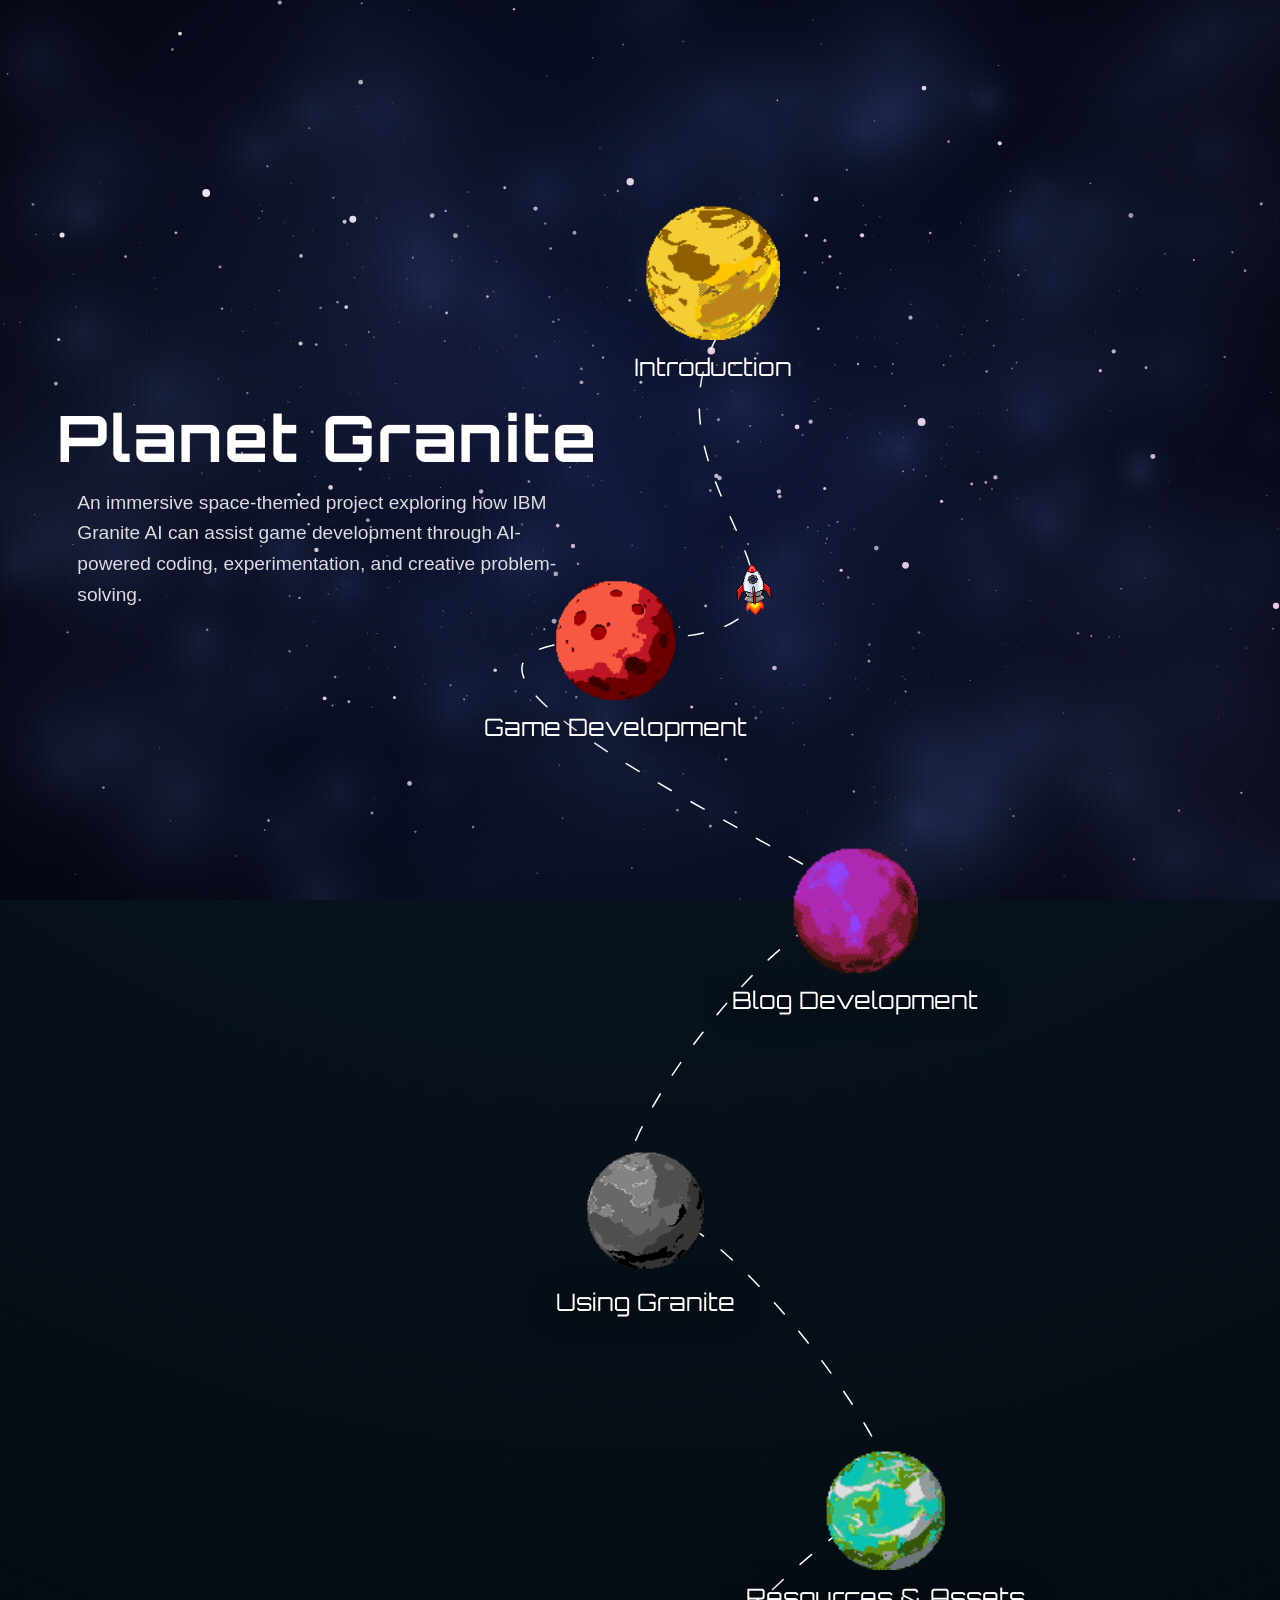
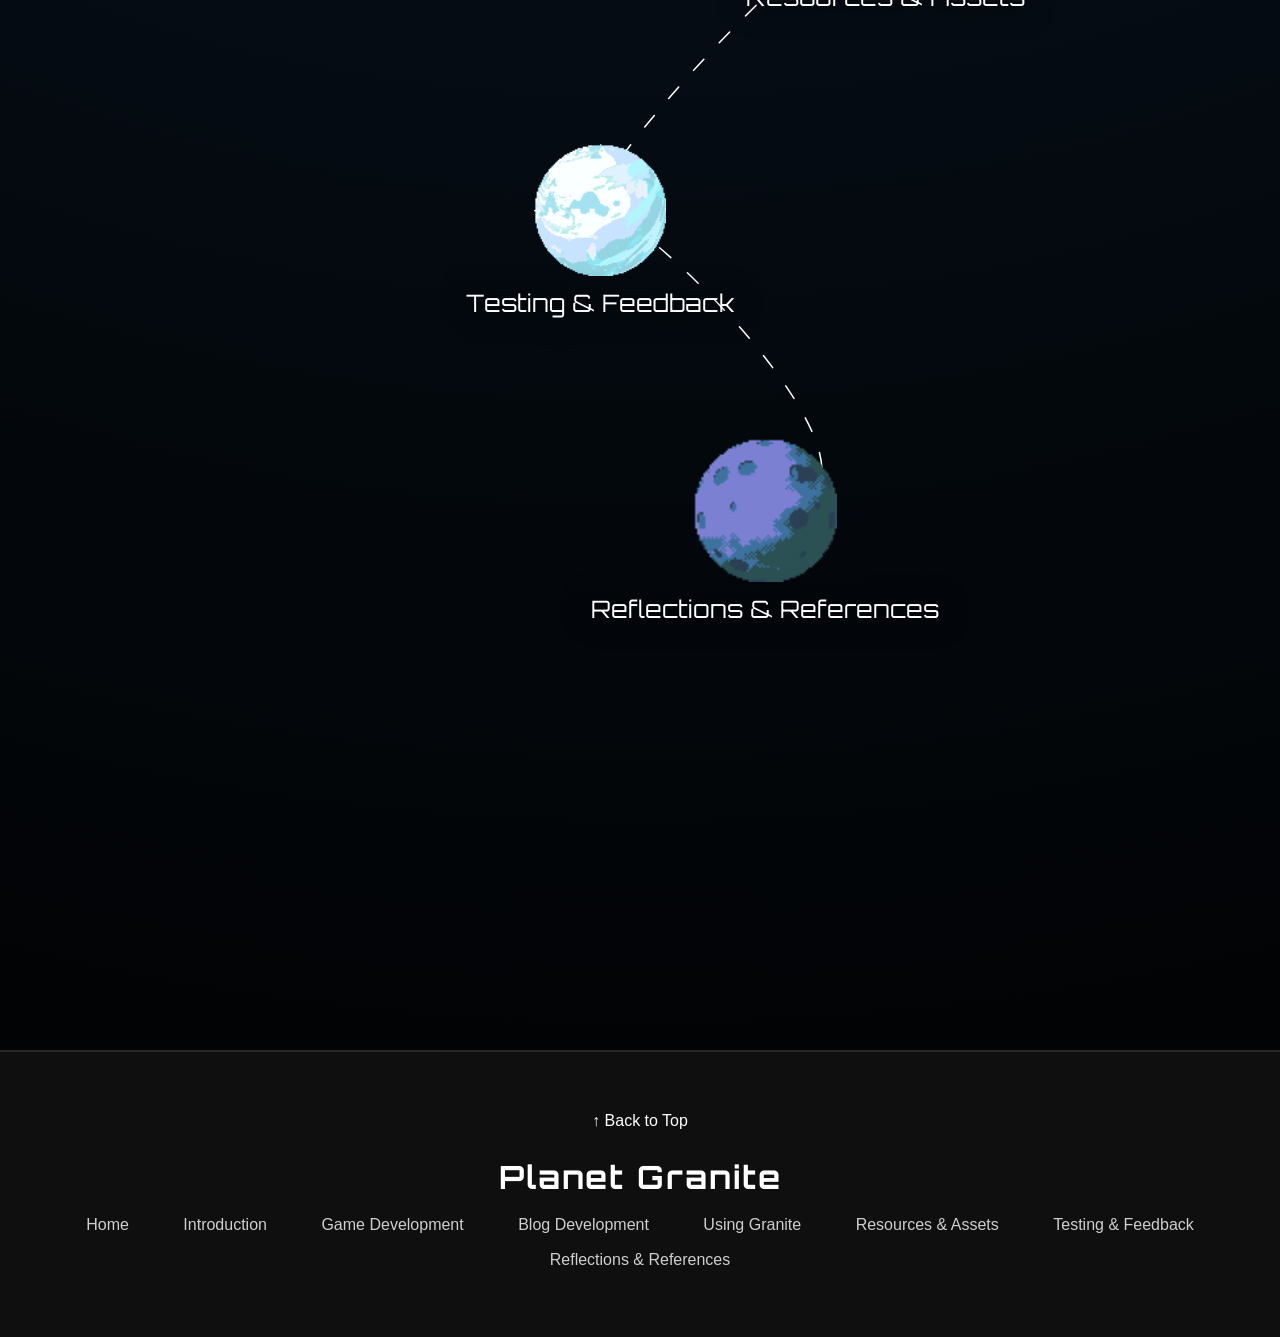
<file: index.html>
<!DOCTYPE html>
<html lang="en">

<head>

<meta charset="UTF-8">
<meta name="viewport" content="width=device-width, initial-scale=1.0">

<title>Planet Granite</title>

<link rel="stylesheet" href="styles.css">
<link rel="stylesheet" href="root-styles.css">

<link href="https://fonts.googleapis.com/css2?family=Orbitron:wght@400;700&display=swap" rel="stylesheet">

</head>


<body>

<canvas id="starfield"></canvas>


<header class="hero" id="toTop">
  <div class="hero-content">
    <h1>Planet Granite</h1>
    <p>An immersive space-themed project exploring how IBM Granite AI can assist
  game development through AI-powered coding, experimentation, and creative
  problem-solving.
</p>
  </div>

  
</header>


<div class="spacer"></div>


<div id="tooltip"></div>


<section class="timeline">

<svg id="svgPath" viewBox="0 0 500 1500" preserveAspectRatio="xMidYMin meet">


<path id="path"
d="M260,80
C120,200 380,320 160,320
S380,500 320,500
S120,700 180,700
S380,900 340,900
S120,1100 150,1100
S380,1300 260,1300"
fill="none"
stroke="white"
stroke-width="1"
stroke-dasharray="10 15"
stroke-linecap="round"/>

<!-- PLANETS -->
<g class="planet" data-info="Introduction">
  <a href="introduction.html" aria-label="introduction page">
    <image href="assets/gold-planet.gif" width="210" height="90" x="120" y="30" alt="Gold planet representing introduction page"/>
  </a>
</g>

<g class="planet" data-info="Game Development">
  <a href="game-development.html" aria-label="game development page">
    <image href="assets/red-planet.gif" width="80" height="80" x="120" y="280" alt="Red planet representing game development page"/>
  </a>
</g>

<g class="planet" data-info="Blog Development">
  <a href="blog-development.html" aria-label="development page">
    <image href="assets/redpurple-planet-gif.gif" width="84" height="84" x="278" y="458" alt="Red purple representing blog development page"/>
  </a>
</g>

<g class="planet" data-info="Using Granite">
  <a href="using-granite.html" aria-label="using granite page">
    <image href="assets/planetgranite.gif" width="86" height="86" x="137" y="657" alt="granite planet representing using granite page"/>
  </a>
</g>

<g class="planet" data-info="Resources & Assets">
  <a href="resources-assets.html" aria-label="resources and assets page">
    <image href="assets/erathlike-planet-gif.gif" width="80" height="80" x="300" y="860" alt="earthlike planet representing resources and assets page"/>
  </a>
</g>

<g class="planet" data-info="Testing & Feedback">
  <a href="testing-feedback.html" aria-label="testing and feedback page">
    <image href="assets/ice-planet.gif" width="88" height="88" x="106" y="1056" alt="ice planet representing testing and feedback page"/>
  </a>
</g>

<g class="planet" data-info="Reflections & References">
  <a href="reflections-references.html" aria-label="reflections and referencespage">
    <image href="assets/bluemoon-gif.gif" width="96" height="96" x="212" y="1252" alt="bluemoon planet representing reflections and referencespage"/>
  </a>
</g>

<g id="rocket">

<image
href="assets/rocket-sprite.gif"
width="40"
height="40"
x="-20"
y="-20"
/>

</g>


</svg>

</section>


<div class="spacer"></div>


<!-- FOOTER -->
  <footer class="footer">

    <div class="footer-content">

      <a class="toTop" href="#toTop">↑ Back to Top</a>

      <h2>Planet Granite</h2>

      <div class="footer-links">

        <a href="index.html">Home</a>
        <a href="introduction.html">Introduction</a>
        <a href="game-development.html">Game Development</a>
        <a href="blog-development.html">Blog Development</a>
        <a href="using-granite.html">Using Granite</a>
        <a href="resources-assets.html">Resources & Assets</a>
        <a href="testing-feedback.html">Testing & Feedback</a>
        <a href="reflections-references.html">Reflections & References</a>

      </div>

    </div>

  </footer>


<script src="script.js"></script>

</body>
</html>
</file>
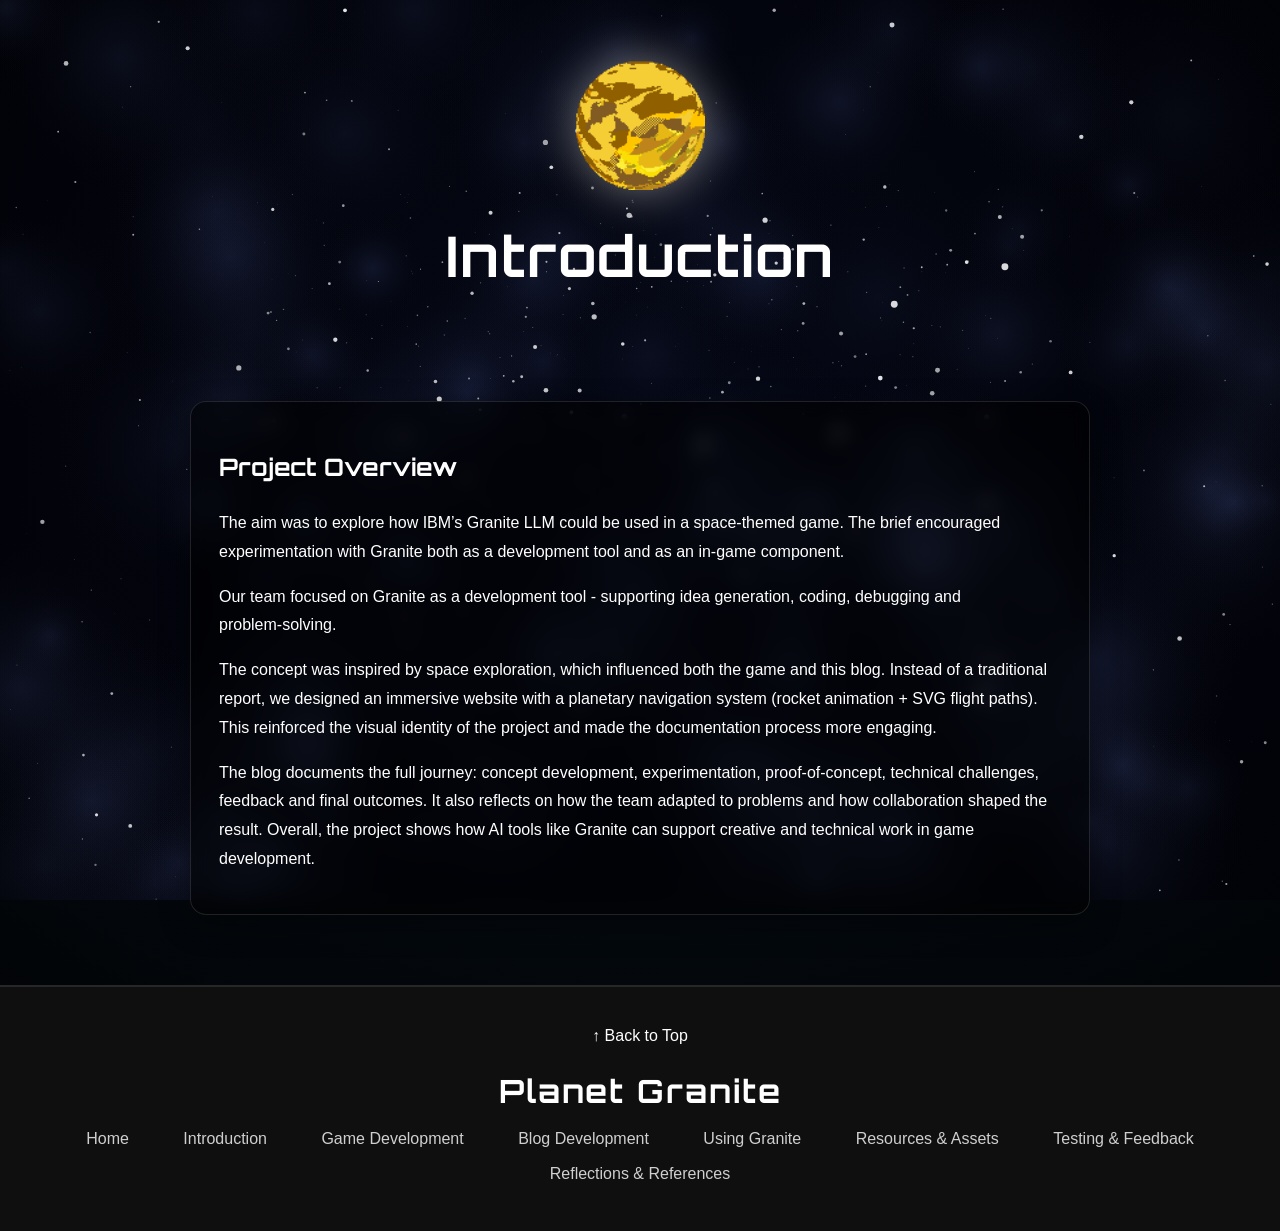
<file: introduction.html>
<!DOCTYPE html>
<html lang="en">

<head>

  <meta charset="UTF-8">
  <meta name="viewport" content="width=device-width, initial-scale=1.0">

  <title>Planet Granite - Introduction</title>

  <link rel="stylesheet" href="styles.css">
  <link rel="stylesheet" href="root-styles.css">

  <link href="https://fonts.googleapis.com/css2?family=Orbitron:wght@400;700&display=swap" rel="stylesheet">

</head>


<body class="page-content-layout">

  <!-- STARFIELD BACKGROUND -->
  <canvas id="starfield"></canvas>


  <!-- HERO -->

  <header class="page-header">
    <img class="page-planet" src="assets/gold-planet.gif" alt="">
    <h1>Introduction</h1>
  </header>




  <!-- MAIN CONTENT -->
  <main class="page-content">

    <section class="text-block">
      <h2>Project Overview</h2>
      <p>
        The aim was to explore how IBM’s Granite LLM could be used in a space‑themed game. The brief encouraged
        experimentation with Granite both as a development tool and as an in‑game component.
      </p>

      <p>Our team focused on Granite as a development tool - supporting idea generation, coding, debugging and
        problem‑solving.
      </p>

      <p>The concept was inspired by space exploration, which influenced both the game and this blog. Instead of a
        traditional report, we designed an immersive website with a planetary navigation system (rocket animation + SVG
        flight paths). This reinforced the visual identity of the project and made the documentation process more
        engaging.

      </p>

      <p>The blog documents the full journey: concept development, experimentation, proof‑of‑concept, technical
        challenges, feedback and final outcomes. It also reflects on how the team adapted to problems and how
        collaboration shaped the result. Overall, the project shows how AI tools like Granite can support creative and
        technical work in game development.
      </p>

      


    </section>


  </main>


  <!-- FOOTER -->
  <footer class="footer">

    <div class="footer-content">

      <a class="toTop" href="#toTop">↑ Back to Top</a>

      <h2>Planet Granite</h2>

      <div class="footer-links">

        <a href="index.html">Home</a>
        <a href="introduction.html">Introduction</a>
        <a href="game-development.html">Game Development</a>
        <a href="blog-development.html">Blog Development</a>
        <a href="using-granite.html">Using Granite</a>
        <a href="resources-assets.html">Resources & Assets</a>
        <a href="testing-feedback.html">Testing & Feedback</a>
        <a href="reflections-references.html">Reflections & References</a>

      </div>

    </div>

  </footer>


  <!-- STATIC BACKGROUND SCRIPT -->
  <script src="starfield-static.js"></script>

</body>

</html>
</file>
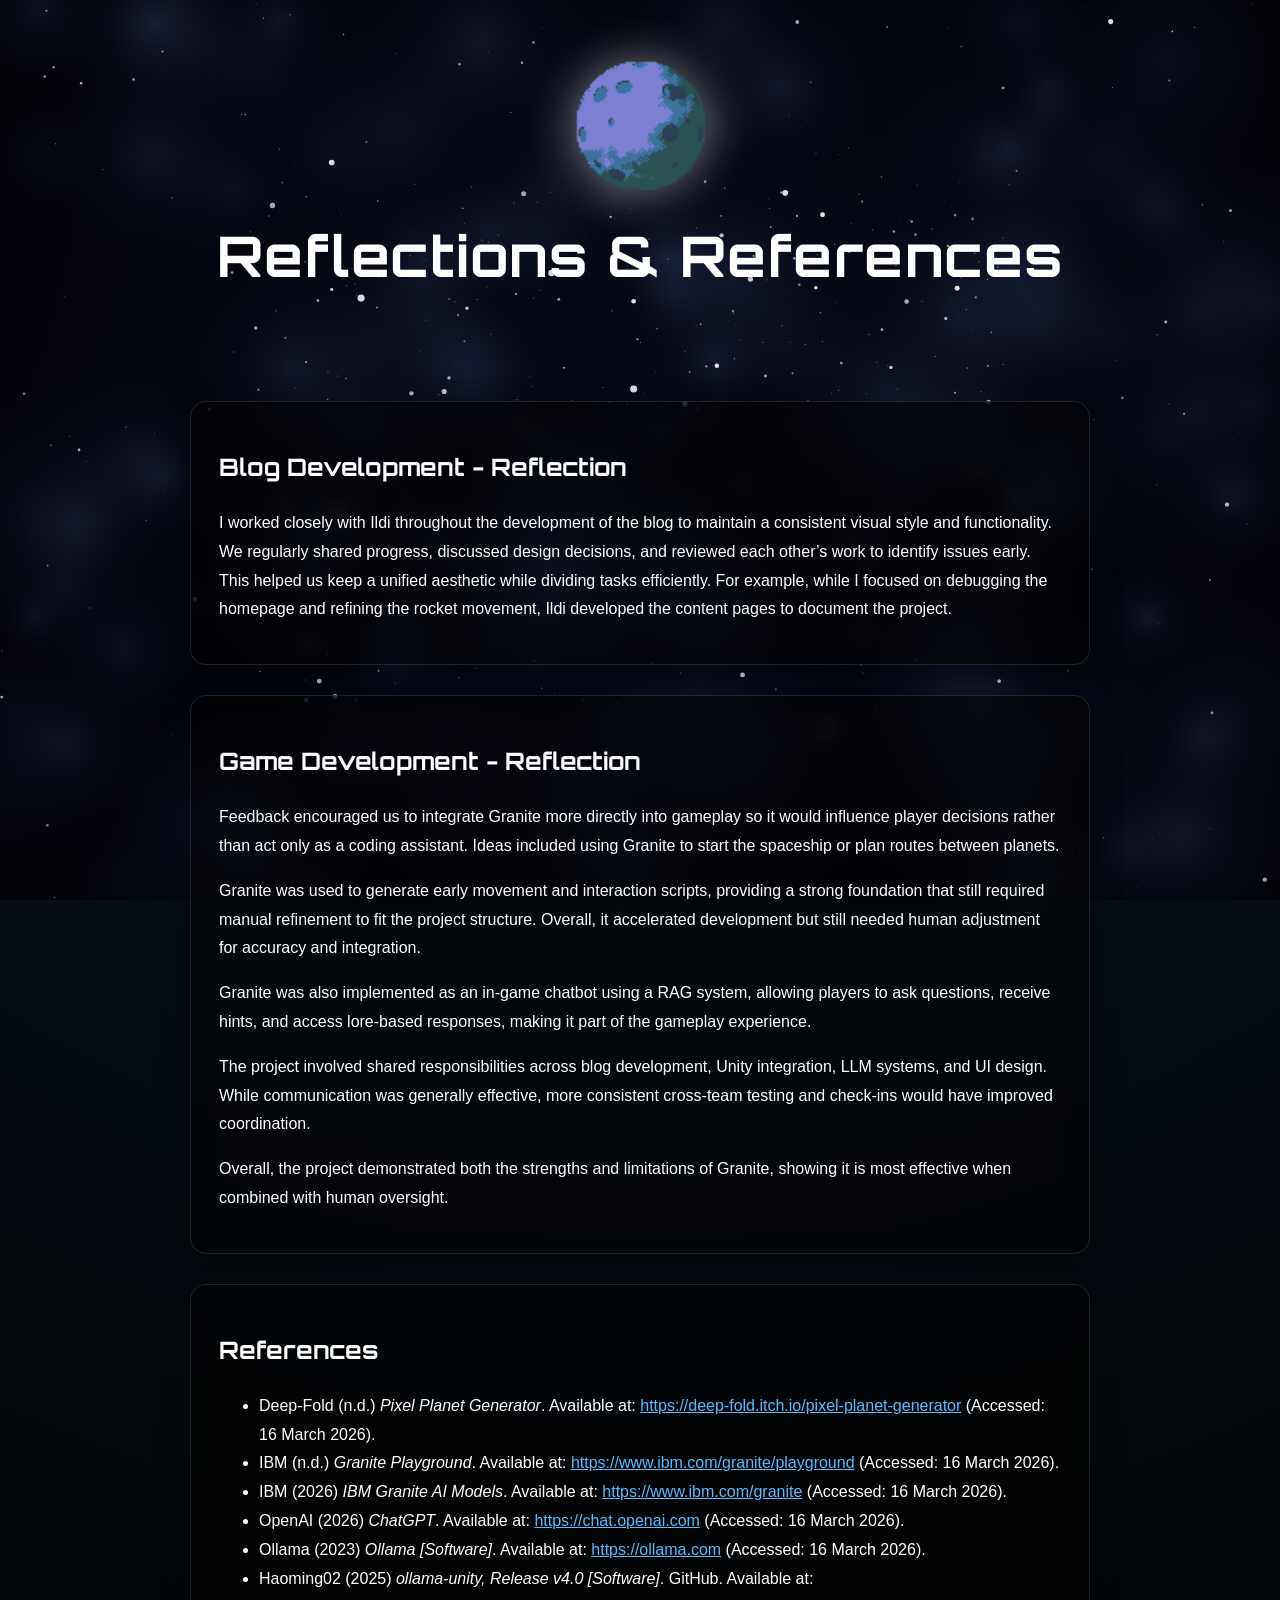
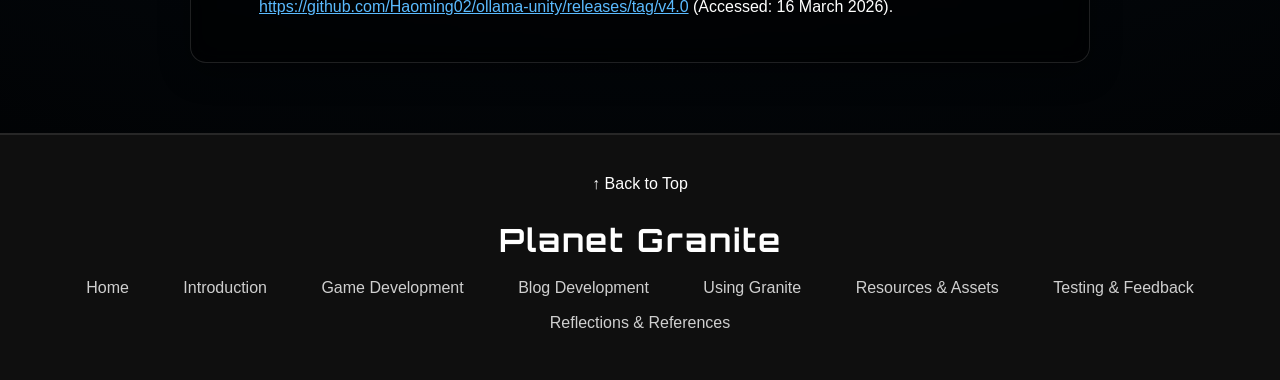
<file: reflections-references.html>
<!DOCTYPE html>
<html lang="en">

<head>

  <meta charset="UTF-8">
  <meta name="viewport" content="width=device-width, initial-scale=1.0">

  <title>Planet Granite - Reflections & References</title>

  <link rel="stylesheet" href="styles.css">
  <link rel="stylesheet" href="root-styles.css">

  <link href="https://fonts.googleapis.com/css2?family=Orbitron:wght@400;700&display=swap" rel="stylesheet">

</head>


<body class="page-content-layout">

  <!-- STARFIELD BACKGROUND -->
  <canvas id="starfield"></canvas>


  <!-- HERO -->

  <header class="page-header">
    <img class="page-planet" src="assets/bluemoon-gif.gif" alt="">
    <h1>Reflections & References</h1>
  </header>




  <!-- MAIN CONTENT -->
  <main class="page-content">

    <section class="text-block">
      <h2>Blog Development - Reflection</h2>
      <p>
        I worked closely with Ildi throughout the development of the blog to maintain a consistent visual style and
        functionality. We regularly shared progress, discussed design decisions, and reviewed each other’s work to
        identify issues early. This helped us keep a unified aesthetic while dividing tasks efficiently. For example,
        while I focused on debugging the homepage and refining the rocket movement, Ildi developed the content pages to
        document the project.</p>

    </section>

    <section class="text-block">

      <h2>Game Development - Reflection</h2>
      <p>
        Feedback encouraged us to integrate Granite more directly into gameplay so it would influence player decisions
        rather than act only as a coding assistant. Ideas included using Granite to start the spaceship or plan routes
        between planets.</p>

      <p>
        Granite was used to generate early movement and interaction scripts, providing a strong foundation that still
        required manual refinement to fit the project structure. Overall, it accelerated development but still needed
        human adjustment for accuracy and integration.

      <p>
        Granite was also implemented as an in-game chatbot using a RAG system, allowing players to ask questions,
        receive hints, and access lore-based responses, making it part of the gameplay experience. </p>


      <p>
        The project involved shared responsibilities across blog development, Unity integration, LLM systems, and UI
        design. While communication was generally effective, more consistent cross-team testing and check-ins would have
        improved coordination.
      </p>

      <p>
        Overall, the project demonstrated both the strengths and limitations of Granite, showing it is most effective
        when combined with human oversight.
      </p>

    </section>

    <section class="text-block">
      <h2>References</h2>
      <ul>
        <li>Deep-Fold (n.d.) <i>Pixel Planet Generator</i>. Available at: <a style="color: rgb(91, 187, 255);" href="https://deep-fold.itch.io/pixel-planet-generator" target="_blank">https://deep-fold.itch.io/pixel-planet-generator</a> (Accessed: 16 March 2026).</li>

        <li>IBM (n.d.) <i>Granite Playground</i>. Available at: <a style="color: rgb(91, 187, 255);" href="https://www.ibm.com/granite/playground" target="_blank">https://www.ibm.com/granite/playground</a> (Accessed: 16 March 2026).</li>

        <li>IBM (2026) <i>IBM Granite AI Models</i>. Available at: <a style="color: rgb(91, 187, 255);" href="https://www.ibm.com/granite" target="_blank">https://www.ibm.com/granite</a> (Accessed: 16 March 2026).</li>

        <li>OpenAI (2026) <i>ChatGPT</i>. Available at: <a style="color: rgb(91, 187, 255);" href="https://chat.openai.com" target="_blank"> https://chat.openai.com</a> (Accessed: 16 March 2026).</li>

        <li>Ollama (2023) <i>Ollama [Software]</i>. Available at: <a style="color: rgb(91, 187, 255);" href="https://ollama.com" target="_blank">https://ollama.com</a> (Accessed: 16 March 2026).</li>

        <li>Haoming02 (2025) <i>ollama-unity, Release v4.0 [Software]</i>. GitHub. Available at: <a style="color: rgb(91, 187, 255);" href="https://github.com/Haoming02/ollama-unity/releases/tag/v4.0" target="_blank">https://github.com/Haoming02/ollama-unity/releases/tag/v4.0</a> (Accessed: 16 March 2026).</li>


      </ul>

    </section>





  </main>


  <!-- FOOTER -->
  <footer class="footer">

    <div class="footer-content">

      <a class="toTop" href="#toTop">↑ Back to Top</a>

      <h2>Planet Granite</h2>

      <div class="footer-links">

        <a href="index.html">Home</a>
        <a href="introduction.html">Introduction</a>
        <a href="game-development.html">Game Development</a>
        <a href="blog-development.html">Blog Development</a>
        <a href="using-granite.html">Using Granite</a>
        <a href="resources-assets.html">Resources & Assets</a>
        <a href="testing-feedback.html">Testing & Feedback</a>
        <a href="reflections-references.html">Reflections & References</a>

      </div>

    </div>

  </footer>


  <!-- STATIC BACKGROUND SCRIPT -->
  <script src="starfield-static.js"></script>

</body>

</html>
</file>
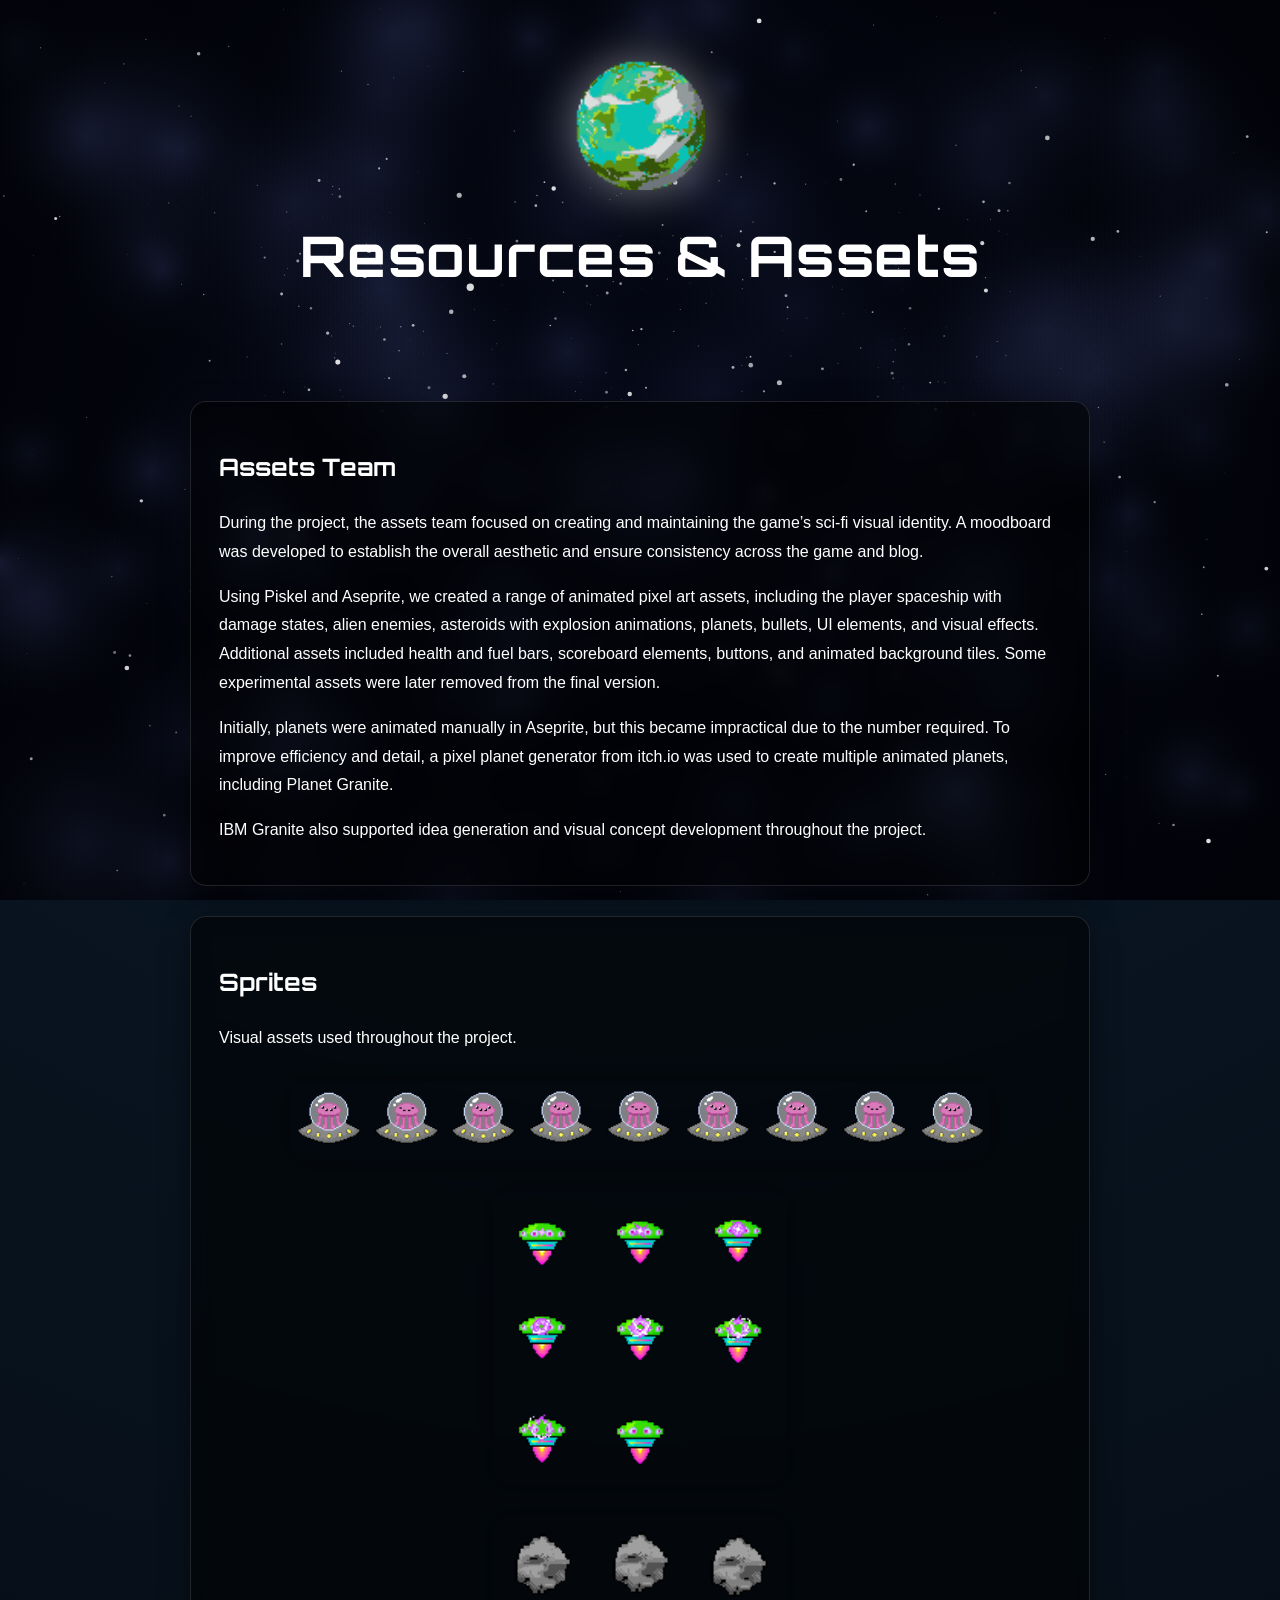
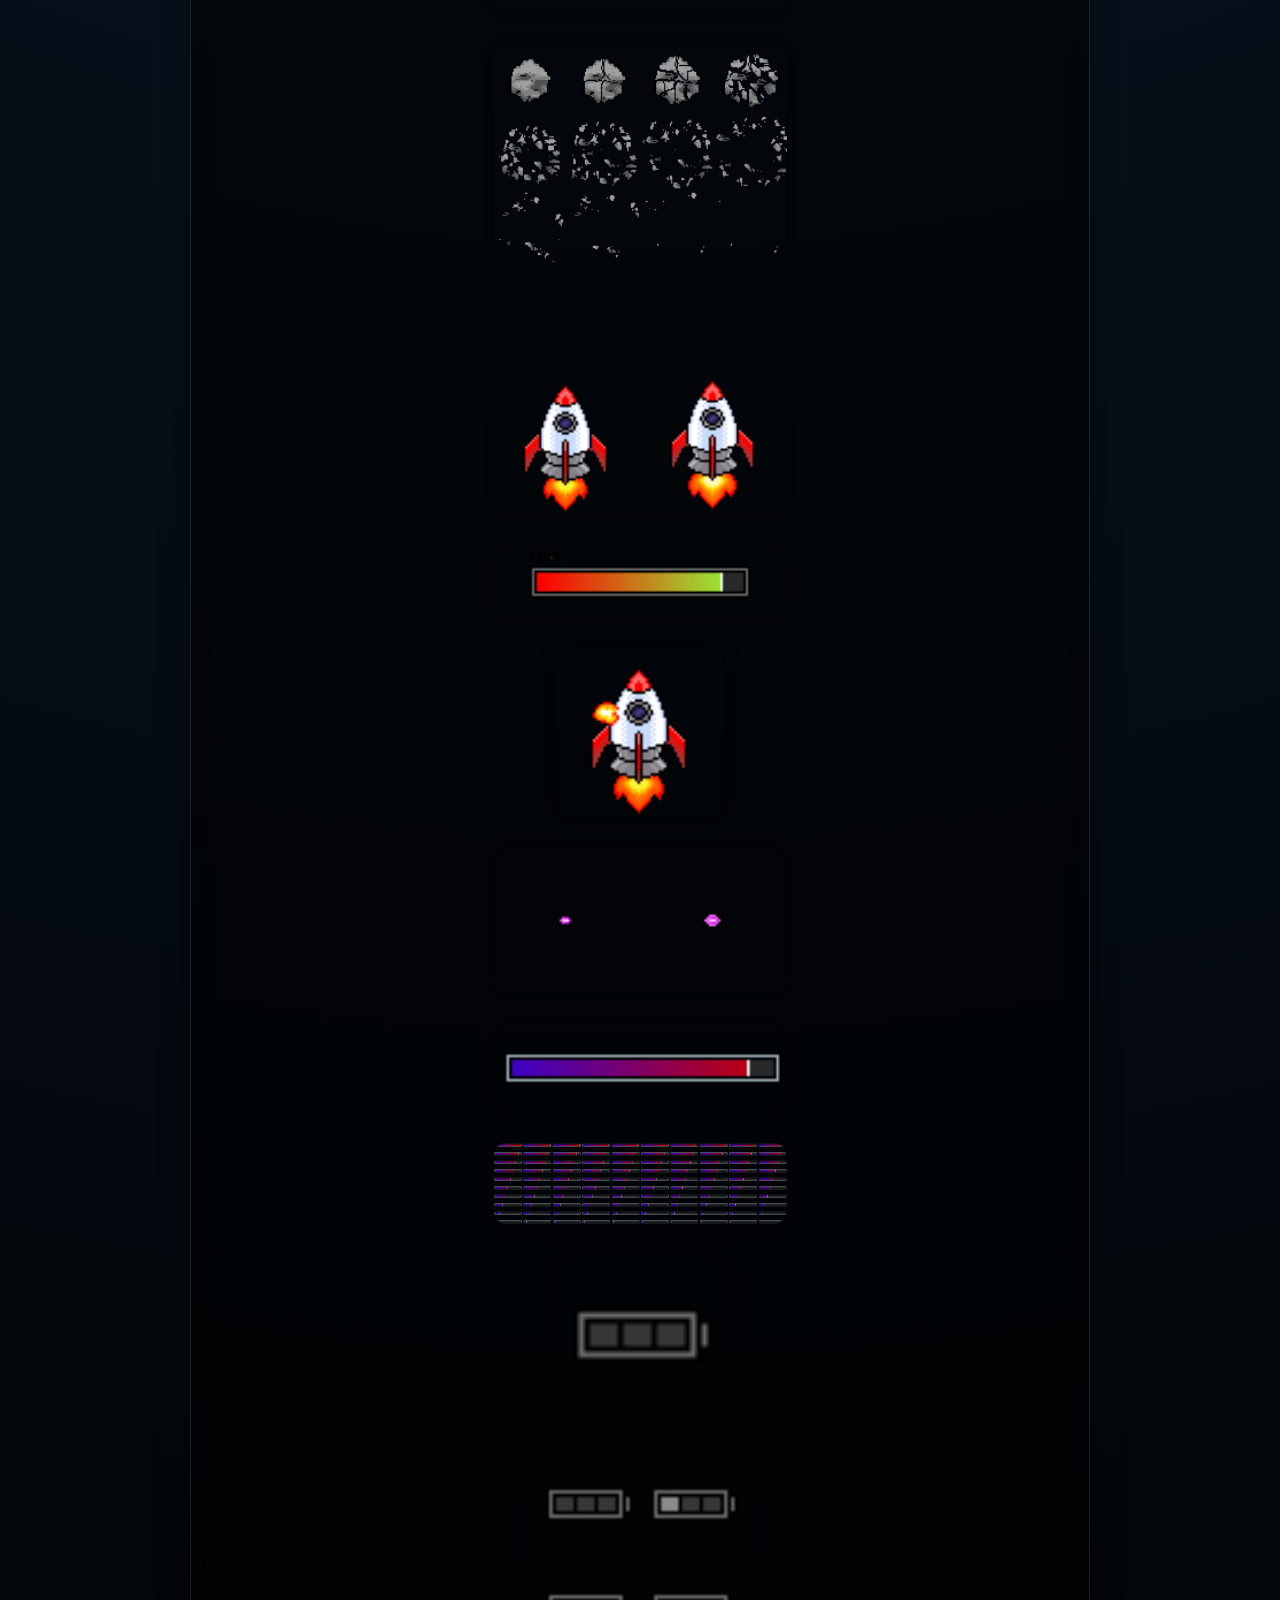
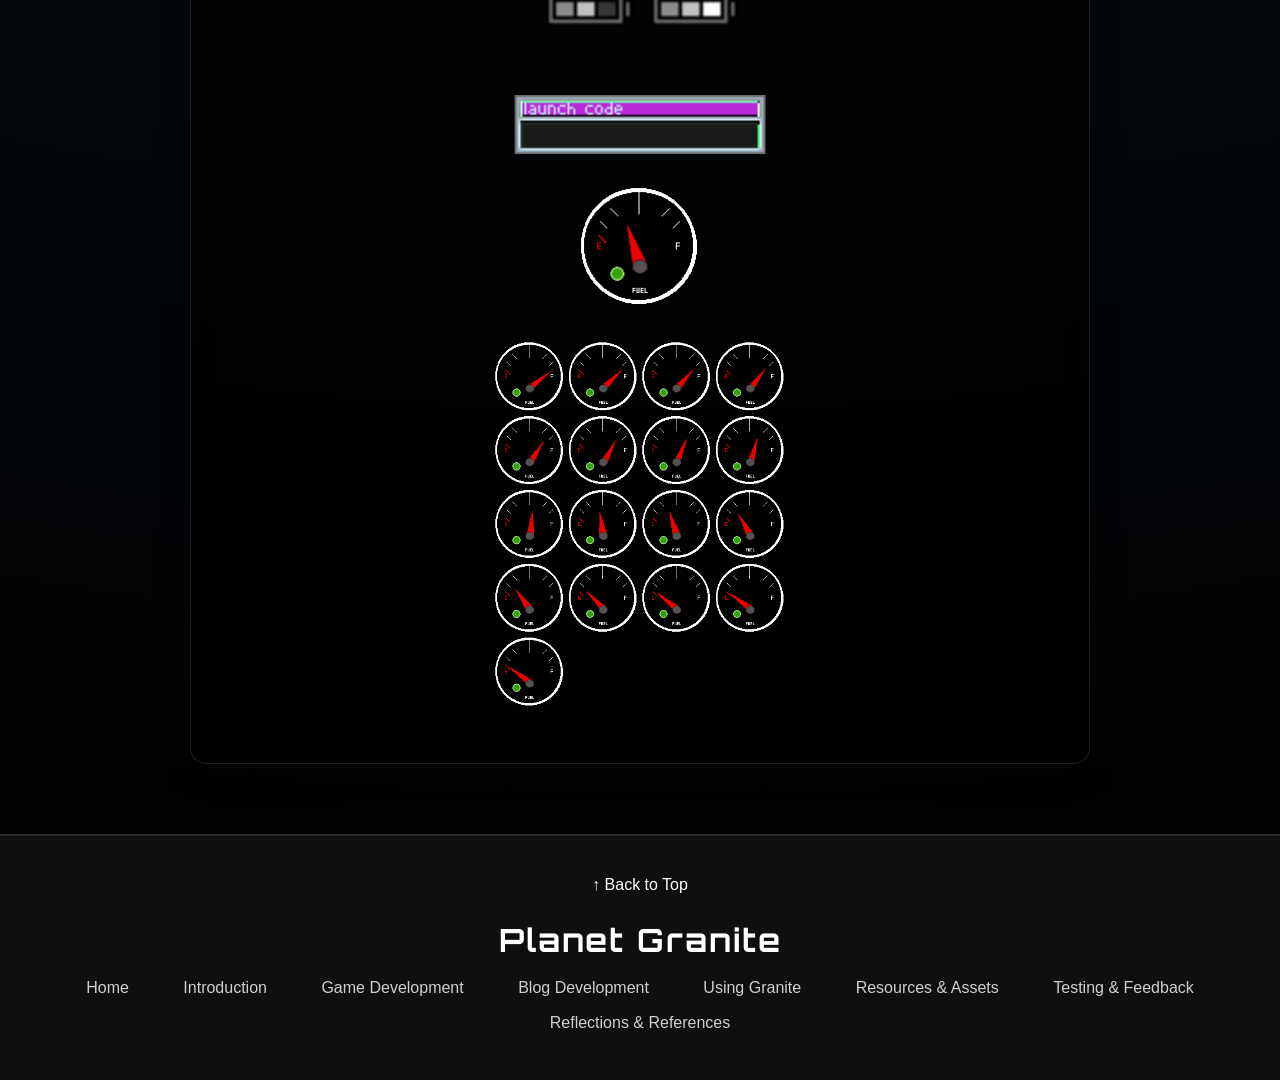
<file: resources-assets.html>
<!DOCTYPE html>
<html lang="en">

<head>

  <meta charset="UTF-8">
  <meta name="viewport" content="width=device-width, initial-scale=1.0">

  <title>Planet Granite - Resources & Assets</title>

  <link rel="stylesheet" href="styles.css">
  <link rel="stylesheet" href="root-styles.css">

  <link href="https://fonts.googleapis.com/css2?family=Orbitron:wght@400;700&display=swap" rel="stylesheet">

</head>


<body class="page-content-layout">

  <!-- STARFIELD BACKGROUND -->
  <canvas id="starfield"></canvas>


  <!-- HERO -->

  <header class="page-header">
    <img class="page-planet" src="assets/erathlike-planet-gif.gif" alt="">
    <h1>Resources & Assets</h1>
  </header>




  <!-- MAIN CONTENT -->
  <main class="page-content">

    <section class="text-block">

      <h2>Assets Team</h2>



      <p>During the project, the assets team focused on creating and maintaining the game’s sci-fi visual identity. A
        moodboard was developed to establish the overall aesthetic and ensure consistency across the game and blog.</p>

      <p>Using Piskel and Aseprite, we created a range of animated pixel art assets, including the player spaceship with
        damage states, alien enemies, asteroids with explosion animations, planets, bullets, UI elements, and visual
        effects. Additional assets included health and fuel bars, scoreboard elements, buttons, and animated background
        tiles. Some experimental assets were later removed from the final version.</p>

      <p>Initially, planets were animated manually in Aseprite, but this became impractical due to the number required.
        To improve efficiency and detail, a pixel planet generator from itch.io was used to create multiple animated
        planets, including Planet Granite.</p>

        <p>IBM Granite also supported idea generation and visual concept development throughout the project.</p>


    </section>

    </section>

    <!-- SPRITES -->
    <section class="text-block">

      <h2>Sprites</h2>

      <p>Visual assets used throughout the project.</p>

      <img src="assets/alien-sprite-Sheet.png" alt="Alien sprite sheet" class="blog-image">

      <img src="assets/alien-sprite2-damage-Sheet.png" style="width: 35%;" alt="Alien damage sprite sheet"
        class="blog-image">

      <img src="assets/asteroid1-sprite-Sheet.png" style="width: 35%;" alt="Asteroid sprite sheet" class="blog-image">

      <img src="assets/asteroid1-explode-Sheet.png" style="width: 35%;" alt="Asteroid explosion" class="blog-image">

      <img src="assets/rocket-sprite-Sheet.png" style="width: 35%;" alt="Rocket sprite sheet" class="blog-image">

      <img src="assets/fuel-bar.gif" style="width: 35%;" alt="Fuel bar" class="blog-image">

      <img src="assets/rocket-damage.gif" style="width: 20%;" alt="Rocket damage" class="blog-image">

      <img src="assets/bullet-Sheet.png" style="width: 35%;" alt="Bullet sprite sheet" class="blog-image">

      <img src="assets/health-bar.gif" style="width: 35%;" alt="Health bar" class="blog-image">

      <img src="assets/health-bar-Sheet.png" style="width: 35%;" alt="Health bar sprite sheet" class="blog-image">

      <img src="assets/refuel.gif" style="width: 20%;" alt="Refuel" class="blog-image">

      <img src="assets/refuel-Sheet.png" style="width: 25%;" alt="Refuel sprite sheet" class="blog-image">

      <img src="assets/Sprite-0003.2.png" style="width: 35%;" alt="Sprite 0003.2" class="blog-image">

      <img src="assets/New Piskel (15).gif" style="width: 15%;" alt="New Piskel (15)" class="blog-image"> <img
        src="assets/New Piskel (19).png" style="width: 35%;" alt="New Piskel (19)" class="blog-image">

    </section>





  </main>


  <!-- FOOTER -->
  <footer class="footer">

    <div class="footer-content">

      <a class="toTop" href="#toTop">↑ Back to Top</a>

      <h2>Planet Granite</h2>

      <div class="footer-links">

        <a href="index.html">Home</a>
        <a href="introduction.html">Introduction</a>
        <a href="game-development.html">Game Development</a>
        <a href="blog-development.html">Blog Development</a>
        <a href="using-granite.html">Using Granite</a>
        <a href="resources-assets.html">Resources & Assets</a>
        <a href="testing-feedback.html">Testing & Feedback</a>
        <a href="reflections-references.html">Reflections & References</a>

      </div>

    </div>

  </footer>


  <!-- STATIC BACKGROUND SCRIPT -->
  <script src="starfield-static.js"></script>

</body>

</html>
</file>
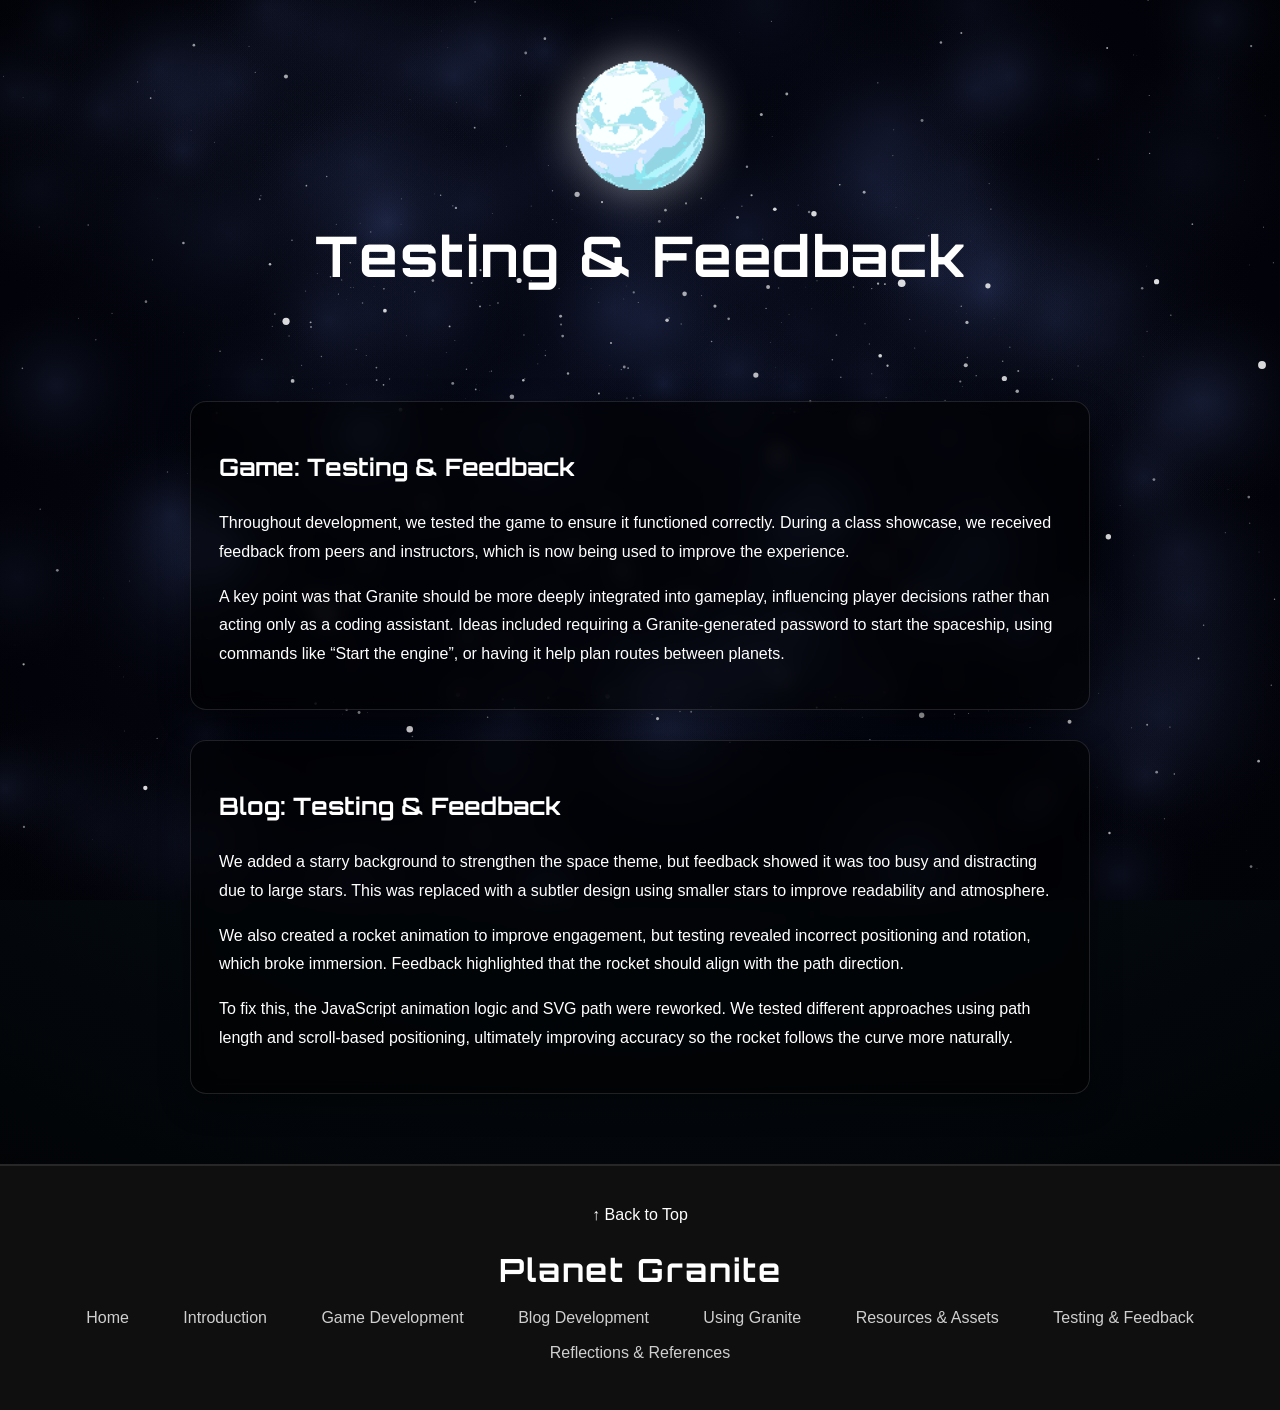
<file: testing-feedback.html>
<!DOCTYPE html>
<html lang="en">

<head>

  <meta charset="UTF-8">
  <meta name="viewport" content="width=device-width, initial-scale=1.0">

  <title>Planet Granite - Testing & Feedback</title>

  <link rel="stylesheet" href="styles.css">
  <link rel="stylesheet" href="root-styles.css">

  <link href="https://fonts.googleapis.com/css2?family=Orbitron:wght@400;700&display=swap" rel="stylesheet">

</head>


<body class="page-content-layout">

  <!-- STARFIELD BACKGROUND -->
  <canvas id="starfield"></canvas>


  <!-- HERO -->

  <header class="page-header">
    <img class="page-planet" src="assets/ice-planet.gif" alt="">
    <h1>Testing & Feedback</h1>
  </header>




  <!-- MAIN CONTENT -->
  <main class="page-content">

    <section class="text-block">
      <h2>Game: Testing & Feedback</h2>
      <p>
        Throughout development, we tested the game to ensure it functioned correctly. During a class showcase, we
        received feedback from peers and instructors, which is now being used to improve the experience. </p>

      <p>A key point was that Granite should be more deeply integrated into gameplay, influencing player decisions
        rather than acting only as a coding assistant. Ideas included requiring a Granite-generated password to start
        the spaceship, using commands like “Start the engine”, or having it help plan routes between planets.</p>

    </section>


    <section class="text-block">

      <h2>Blog: Testing & Feedback</h2>

      <p>We added a starry background to strengthen the space theme, but feedback showed it was too busy and distracting
        due to large stars. This was replaced with a subtler design using smaller stars to improve readability and
        atmosphere.
      </p>

      <p>We also created a rocket animation to improve engagement, but testing revealed incorrect positioning and
        rotation, which broke immersion. Feedback highlighted that the rocket should align with the path direction.</p>

      <p>To fix this, the JavaScript animation logic and SVG path were reworked. We tested different approaches using
        path length and scroll-based positioning, ultimately improving accuracy so the rocket follows the curve more
        naturally.</p>


    </section>


  </main>


  <!-- FOOTER -->
  <footer class="footer">

    <div class="footer-content">

      <a class="toTop" href="#toTop">↑ Back to Top</a>

      <h2>Planet Granite</h2>

      <div class="footer-links">

        <a href="index.html">Home</a>
        <a href="introduction.html">Introduction</a>
        <a href="game-development.html">Game Development</a>
        <a href="blog-development.html">Blog Development</a>
        <a href="using-granite.html">Using Granite</a>
        <a href="resources-assets.html">Resources & Assets</a>
        <a href="testing-feedback.html">Testing & Feedback</a>
        <a href="reflections-references.html">Reflections & References</a>

      </div>

    </div>

  </footer>


  <!-- STATIC BACKGROUND SCRIPT -->
  <script src="starfield-static.js"></script>

</body>

</html>
</file>
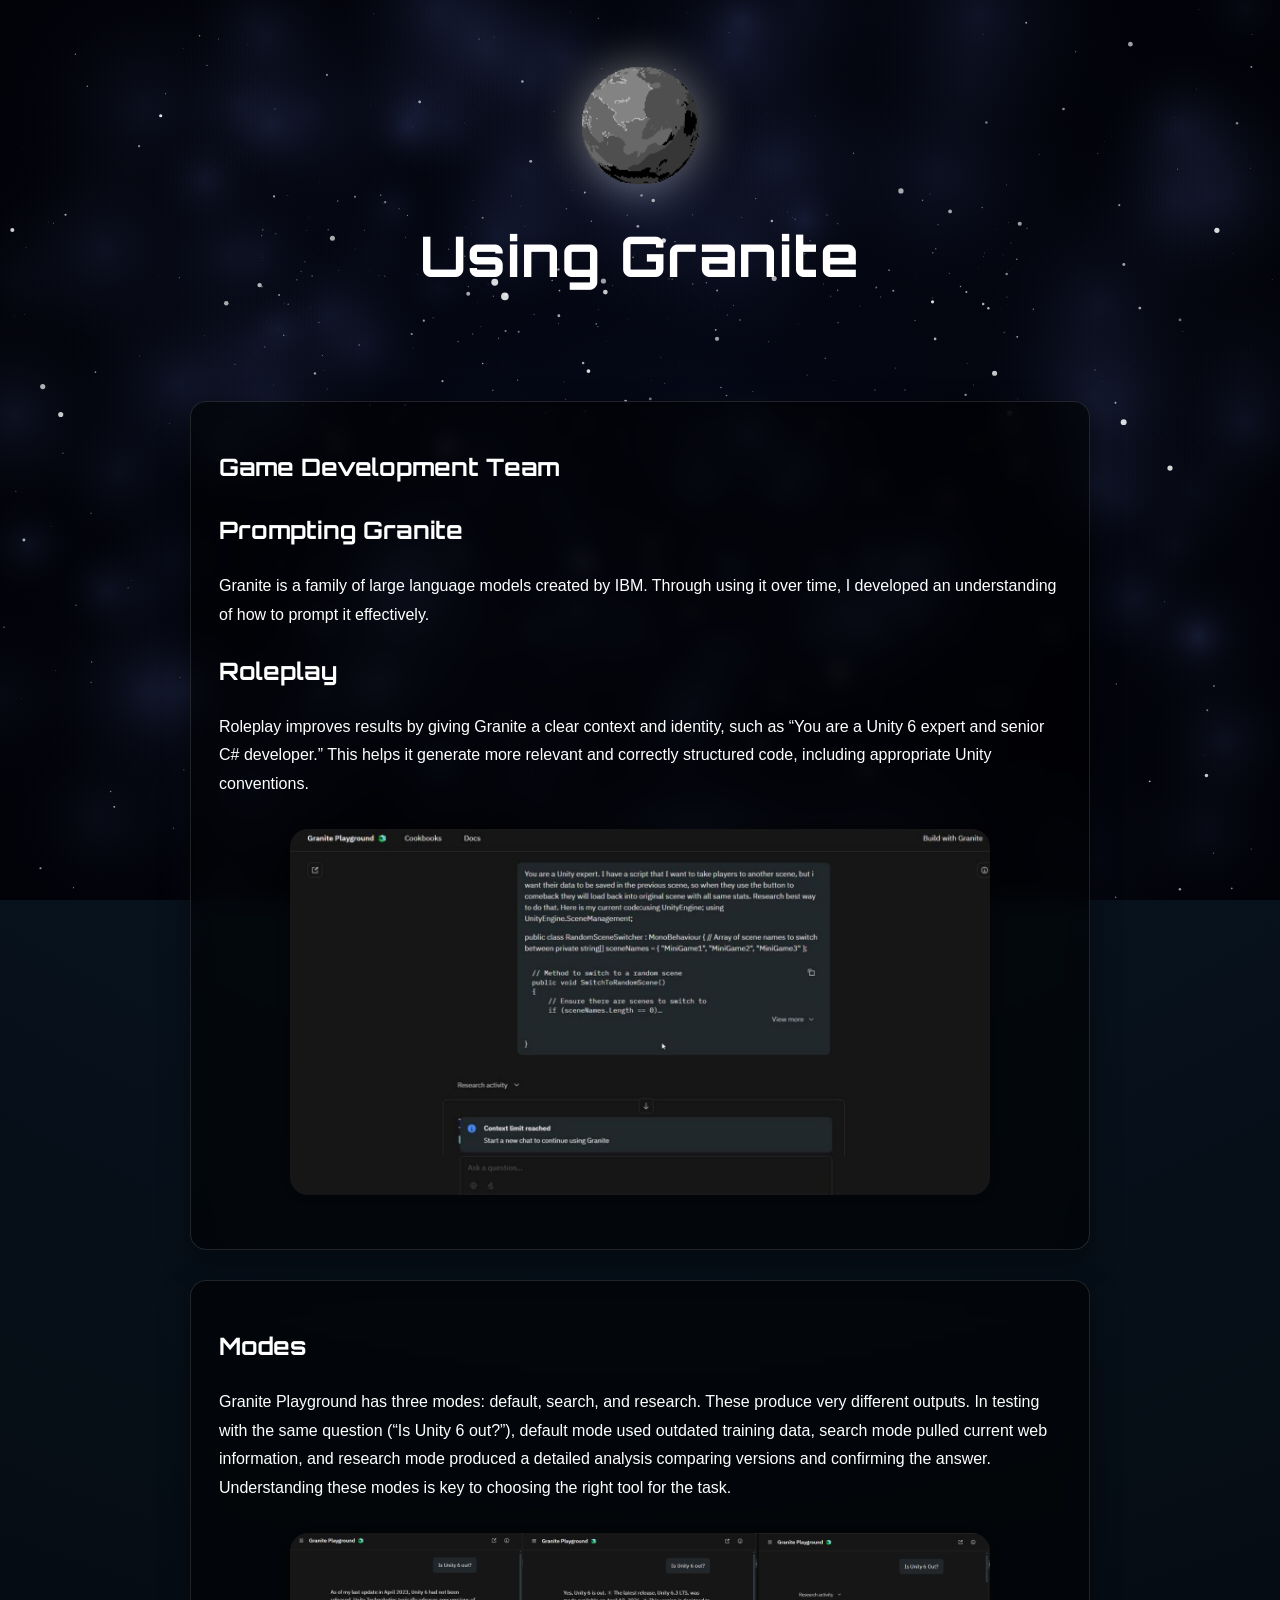
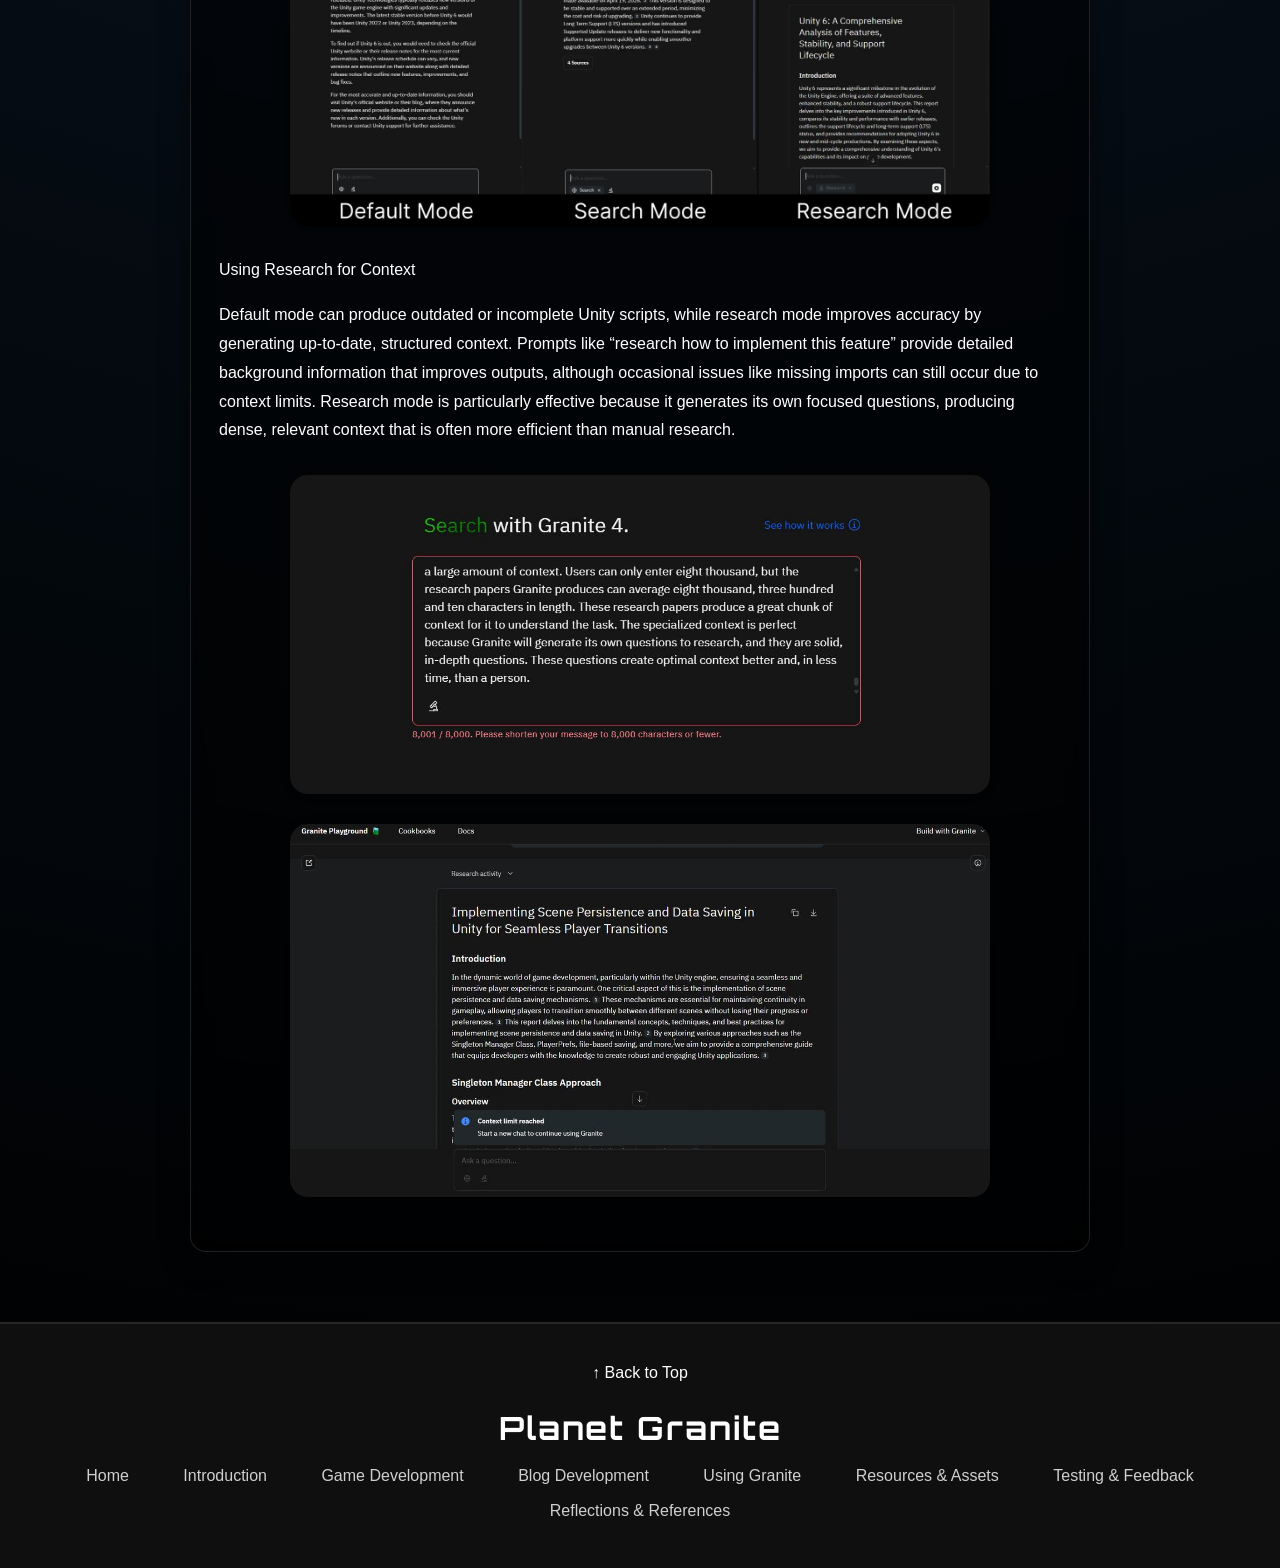
<file: using-granite.html>
<!DOCTYPE html>
<html lang="en">

<head>

  <meta charset="UTF-8">
  <meta name="viewport" content="width=device-width, initial-scale=1.0">

  <title>Planet Granite - Using Granite</title>

  <link rel="stylesheet" href="styles.css">
  <link rel="stylesheet" href="root-styles.css">

  <link href="https://fonts.googleapis.com/css2?family=Orbitron:wght@400;700&display=swap" rel="stylesheet">

</head>


<body class="page-content-layout">

  <!-- STARFIELD BACKGROUND -->
  <canvas id="starfield"></canvas>


  <!-- HERO -->

  <header class="page-header">
    <img class="page-planet" src="assets/planetgranite.gif" alt="">
    <h1>Using Granite</h1>
  </header>




  <!-- MAIN CONTENT -->
  <main class="page-content">

    

    <section class="text-block">

      <h2>Game Development Team</h2>

      <h2>Prompting Granite</h2>
      <p>
        Granite is a family of large language models created by IBM. Through using it over time, I developed an
        understanding of how to prompt it effectively.
      </p>
      <h2>Roleplay</h2>
      <p>
        Roleplay improves results by giving Granite a clear context and identity, such as “You are a Unity 6 expert and
        senior C# developer.” This helps it generate more relevant and correctly structured code, including appropriate
        Unity conventions.
      </p>


      <img src="assets/ryan1.jpeg" alt="Photo of giving a role to Granite" class="blog-image">
    </section>

    <section class="text-block">
      <h2> Modes</h2>
      <p>
        Granite Playground has three modes: default, search, and research. These produce very different outputs. In
        testing with the same question (“Is Unity 6 out?”), default mode used outdated training data, search mode pulled
        current web information, and research mode produced a detailed analysis comparing versions and confirming the
        answer. Understanding these modes is key to choosing the right tool for the task.
      </p>

      <img src="assets/ryan2.jpeg" alt="Photos of chat responses" class="blog-image">

      <p>Using Research for Context</p>
      <p>Default mode can produce outdated or incomplete Unity scripts, while research mode improves accuracy by
        generating up-to-date, structured context. Prompts like “research how to implement this feature” provide
        detailed background information that improves outputs, although occasional issues like missing imports can still
        occur due to context limits. Research mode is particularly effective because it generates its own focused
        questions, producing dense, relevant context that is often more efficient than manual research.</p>


      <img src="assets/ryan3.jpeg" alt="Photo of character limit in chat" class="blog-image">

      <img src="assets/ryan10.jpeg" alt="Image of start of research paper" class="blog-image">

    </section>


  </main>


  <!-- FOOTER -->
  <footer class="footer">

    <div class="footer-content">

      <a class="toTop" href="#toTop">↑ Back to Top</a>

      <h2>Planet Granite</h2>

      <div class="footer-links">

        <a href="index.html">Home</a>
        <a href="introduction.html">Introduction</a>
        <a href="game-development.html">Game Development</a>
        <a href="blog-development.html">Blog Development</a>
        <a href="using-granite.html">Using Granite</a>
        <a href="resources-assets.html">Resources & Assets</a>
        <a href="testing-feedback.html">Testing & Feedback</a>
        <a href="reflections-references.html">Reflections & References</a>

      </div>

    </div>

  </footer>


  <!-- STATIC BACKGROUND SCRIPT -->
  <script src="starfield-static.js"></script>

</body>

</html>
</file>
<file: styles.css>
body{
  margin:0;
  overflow-x:hidden;
  font-family:Orbitron, sans-serif;
  color:white;
  background:transparent;
}

/* =========================
   STARFIELD CANVAS (REAL BACKGROUND)
========================= */

#starfield{
  position:fixed;
  inset:0;
  width:100vw;
  height:100vh;

  z-index:-1;
  pointer-events:none;

  /* IMPORTANT:
     keep this subtle only — JS provides the galaxy feel */
  background: radial-gradient(
    ellipse at center,
    #081b3a 0%,
    #050816 40%,
    #02030a 70%,
    #000000 100%
  );
}

/* =========================
   GLOBAL LAYER STACK
========================= */

.hero,
.timeline,
.footer,
#tooltip{
  position:relative;
  z-index:1;
}

/* =========================
   LANDING PAGE ONLY
========================= */

body:not(.page-content-layout) .hero{
  position:absolute;
  top:8vh;
  left:6vw;
  text-align:left;
}

.timeline{
  display:flex;
  justify-content:center;
  margin-top:40px;
  padding:0 20px;
}

svg{
  max-width:750px;
  width:100%;
  height:auto;
  display:block;
  transform: translate(110px, -60px);
}

/* =========================
   PLANETS (LANDING PAGE)
========================= */

.planet{
  cursor:pointer;
  transition:0.25s ease;
  transform-box:fill-box;
  transform-origin:center;
}

.planet:hover{
  transform:scale(1.08);
  filter:
    drop-shadow(0 0 6px rgba(255,255,255,0.6))
    drop-shadow(0 0 12px rgba(255,255,255,0.35));
}



/* =========================
   ROCKET
========================= */

#rocket{
  pointer-events:none;
  will-change:transform;
  transform-box: fill-box;
  transform-origin: center;
}

/* =========================
   TOOLTIP
========================= */

#tooltip{
  position:fixed;
  padding:10px 16px;
  border-radius:16px;
  background:rgba(0,0,0,0.6);
  font-size:18px;
  opacity:0;
  pointer-events:none;
  z-index:9999;
}

/* =========================
   PAGE SYSTEM (ALL CONTENT PAGES)
========================= */

.page-content-layout{
  display:flex;
  flex-direction:column;
  min-height:100vh;
}

/* HEADER (ALL PAGES UNIFIED) */

.page-content-layout .page-header{
  display:flex;
  justify-content:center;
  align-items:center;

  flex-direction:column;
  gap:30px;

  text-align:center;

  margin-top:60px;
  margin-bottom:40px;
}

.page-content-layout .page-header h1{
  font-size:clamp(2.2rem, 4.5vw, 3.5rem);
  margin:0;
  letter-spacing:1.5px;
}

/* PLANET ON PAGE HEADERS */

.page-content-layout .page-planet{
  width:130px;
  height:130px;
  object-fit:contain;

  filter:drop-shadow(0 0 24px rgba(255,255,255,0.45));
  transition: transform 0.3s ease, filter 0.3s ease;
}

.page-content-layout .page-planet:hover{
  transform:scale(1.08);
  filter:drop-shadow(0 0 32px rgba(120,180,255,0.55));
}

/* MAIN CONTENT */

.page-content-layout main.page-content{
  flex:1;
  width:100%;
  max-width:900px;
  margin:0 auto;
  padding:40px 20px;
}

/* TEXT BLOCKS */

.page-content-layout .text-block{
  background:rgba(0,0,0,0.55);
  border:1px solid rgba(255,255,255,0.12);
  border-radius:16px;

  padding:24px 28px;
  margin:30px 0;

  backdrop-filter:blur(10px);
  box-shadow:0 10px 30px rgba(0,0,0,0.4);
}

/* FOOTER */

.page-content-layout .footer{
  margin-top:auto;
  padding:40px 20px;
}

/* =========================
   SPACING
========================= */

.spacer{
  height:clamp(60px,10vw,120px);
}

/* =========================
   MOBILE
========================= */

@media(max-width:768px){

  body:not(.page-content-layout) .hero{
    position:relative;
    top:auto;
    left:auto;
    text-align:center;
    padding:10px 20px 0;
  }

  .timeline{
    margin-top:-50px;
    padding:0 10px 40px;
  }

  svg{
    max-width:95%;
    transform:none;
    margin:0 auto;
  }

  #tooltip{
    display:none;
  }

  .page-content-layout .page-planet{
    width:105px;
    height:105px;
  }
}

/* =========================
   BACK TO TOP
========================= */

.toTop{
  cursor:pointer;
}

/* ALWAYS VISIBLE PLANET LABELS */
.planet-label{
 fill:white;
 text-anchor:middle;
 pointer-events:none;
 filter:drop-shadow(0 0 10px rgb(0, 0, 0));
 border:1px solid rgba(255,255,255,0.12);
}

@media(max-width:768px){
 .planet-label{font-size:16px;}
}



.blog-image {
  width: 100%;
  max-width: 700px;

  height: auto;

  display: block;

  margin: 30px auto;

  border-radius: 18px;

  box-shadow: 0 0 20px rgba(0,0,0,0.45);
}

.blog-video {
  width: 100%;
  max-width: 800px;

  display: block;

  margin: 40px auto;

  border-radius: 18px;

  box-shadow: 0 0 25px rgba(0,0,0,0.45);
}
</file>
<file: root-styles.css>
body {
  margin: 0;
  background: radial-gradient(circle at top, #0b1a2a, #000);

  /* readable default font */
  font-family: Arial, sans-serif;

  scroll-behavior: smooth;
  color: white;
}

/* =========================
   GLOBAL HEADINGS
========================= */

h1,
h2,
h3 {
  font-family: 'Orbitron', sans-serif;
}


.planet-label {
  font-family: 'Orbitron', sans-serif;
  background: rgba(0, 0, 0, 0.78);
  border: 1px solid rgba(255,255,255,0.14);
  color: white;
  font-family: 'Orbitron', sans-serif;
  box-shadow:
    0 0 12px rgba(0,0,0,0.55),
    0 0 22px rgba(255,255,255,0.05);
  backdrop-filter: blur(6px);
}

/* =========================
   HERO SECTION
========================= */

.hero {
  height: 100vh;
  display: flex;
  align-items: center;
  justify-content: center;
  text-align: center;
  color: white;
}

.hero-content h1 {
  font-size: 4rem;
  letter-spacing: 2px;
  margin-bottom: 10px;
}

.hero-content p {
  font-family: Arial, sans-serif;

  font-size: 1.2rem;
  opacity: 0.85;
  max-width: 500px;
  margin: auto;
  line-height: 1.6;
}



.hero-content {
  transform: translate(-20px, -40px);
}

/* =========================
   SCROLL INDICATOR
========================= */

.scroll-indicator {
  position: absolute;
  bottom: 30px;
  font-size: 2rem;
  animation: bounce 1.5s infinite;
}

@keyframes bounce {
  0%, 100% {
    transform: translateY(0);
  }

  50% {
    transform: translateY(10px);
  }
}

/* =========================
   TIMELINE
========================= */

.timeline {
  position: relative;
  display: flex;
  justify-content: center;
  padding: 60px 20px;
}

svg {
  width: 100%;
  max-width: 750px;
  height: auto;
}

/* =========================
   PLANETS
========================= */

.planet {
  cursor: pointer;
  transition: 0.25s ease;
  transform-box: fill-box;
  transform-origin: center;
}

.planet:hover {
  transform: scale(1.08);

  filter:
    drop-shadow(0 0 6px rgba(255,255,255,0.6))
    drop-shadow(0 0 12px rgba(255,255,255,0.35));
}

/* =========================
   LABELS LAYER
========================= */

#labels-layer {
  position: absolute;
  top: 0;
  left: 0;
  width: 100%;
  height: 1500px;
  pointer-events: none;
}

/* =========================
   PLANET LABEL BOXES
========================= */

.planet-label-html {

  background: rgba(0, 0, 0, 0.78);
  border: 1px solid rgba(255,255,255,0.14);
  color: white;
  font-family: 'Orbitron', sans-serif;
  font-size: 14px;
  box-shadow:
    0 0 12px rgba(0,0,0,0.55),
    0 0 22px rgba(255,255,255,0.05);
  backdrop-filter: blur(6px);
  transform: translate(-50%, 0);
}

/* =========================
   TOOLTIP
========================= */

#tooltip {
  position: fixed;

  padding: 10px 16px;
  border-radius: 16px;

  background: rgba(0,0,0,0.6);

  font-size: 18px;

  opacity: 0;
  pointer-events: none;

  z-index: 9999;
}

/* =========================
   PAGE CONTENT LAYOUT
========================= */

.page-content-layout {
  display: flex;
  flex-direction: column;
  min-height: 100vh;
}

/* =========================
   PAGE HEADERS
========================= */

.page-header {
  text-align: center;
  margin-top: 60px;
  margin-bottom: 40px;
}

.page-header h1 {
  font-family: 'Orbitron', sans-serif;

  font-size: clamp(2.4rem, 5vw, 4rem);

  letter-spacing: 2px;
  margin-bottom: 20px;
}

/* =========================
   PAGE PLANETS
========================= */

.page-planet {
  width: 130px;
  height: 130px;
  object-fit: contain;

  filter: drop-shadow(0 0 24px rgba(255,255,255,0.45));

  transition:
    transform 0.3s ease,
    filter 0.3s ease;
}

.page-planet:hover {
  transform: scale(1.08);

  filter: drop-shadow(0 0 32px rgba(120,180,255,0.55));
}

/* =========================
   MAIN CONTENT
========================= */

.page-content {
  flex: 1;

  width: 100%;
  max-width: 900px;

  margin: 0 auto;

  padding: 40px 20px;

  line-height: 1.8;
}

/* =========================
   TEXT BLOCKS
========================= */

.text-block {
  background: rgba(0,0,0,0.55);

  border: 1px solid rgba(255,255,255,0.12);

  border-radius: 18px;

  padding: 24px 28px;

  margin: 30px 0;

  backdrop-filter: blur(10px);

  box-shadow: 0 10px 30px rgba(0,0,0,0.4);
}

/* =========================
   FOOTER
========================= */

.footer {
  background: #0f0f0f;

  color: white;

  padding: 60px 20px;

  text-align: center;

  border-top: 2px solid rgba(255,255,255,0.1);
}

.footer-content {
  margin: auto;
}

.footer h2 {
  font-size: 2rem;

  margin-bottom: 10px;

  letter-spacing: 2px;
}

.footer-desc {
  font-family: Arial, sans-serif;

  opacity: 0.75;

  margin-bottom: 50px;

  line-height: 1.6;
}

/* =========================
   FOOTER LINKS
========================= */

.footer-links a {
  font-family: Arial, sans-serif;

  color: white;

  margin: 0px 25px;

  line-height: 35px;

  text-decoration: none;

  opacity: 0.8;

  transition: 0.3s;
}

.footer-links a:hover {
  opacity: 1;

  text-shadow: 0 0 8px white;
}

/* =========================
   BACK TO TOP
========================= */

.toTop {
  font-family: Arial, sans-serif;

  margin: 25px;

  color: white;

  text-decoration: none;
}

/* =========================
   SPACING
========================= */

.spacer {
  height: clamp(60px, 10vw, 120px);
}

/* =========================
   MOBILE
========================= */

@media (max-width: 768px) {

  .hero {
    padding: 40px 20px;
  }

  .hero-content h1 {
    font-size: 2.6rem;
  }

  .hero-content p {
    font-size: 1rem;
    padding: 0 10px;
  }

  .timeline {
    padding: 20px 10px 60px;
  }

  svg {
    max-width: 95%;
  }

  .footer-links a {
    display: inline-block;
    margin: 10px;
  }

  .planet-label-html {
    font-size: 12px;
    padding: 6px 10px;
  }

  .page-planet {
    width: 105px;
    height: 105px;
  }

  #tooltip {
    display: none;
  }
}
</file>
